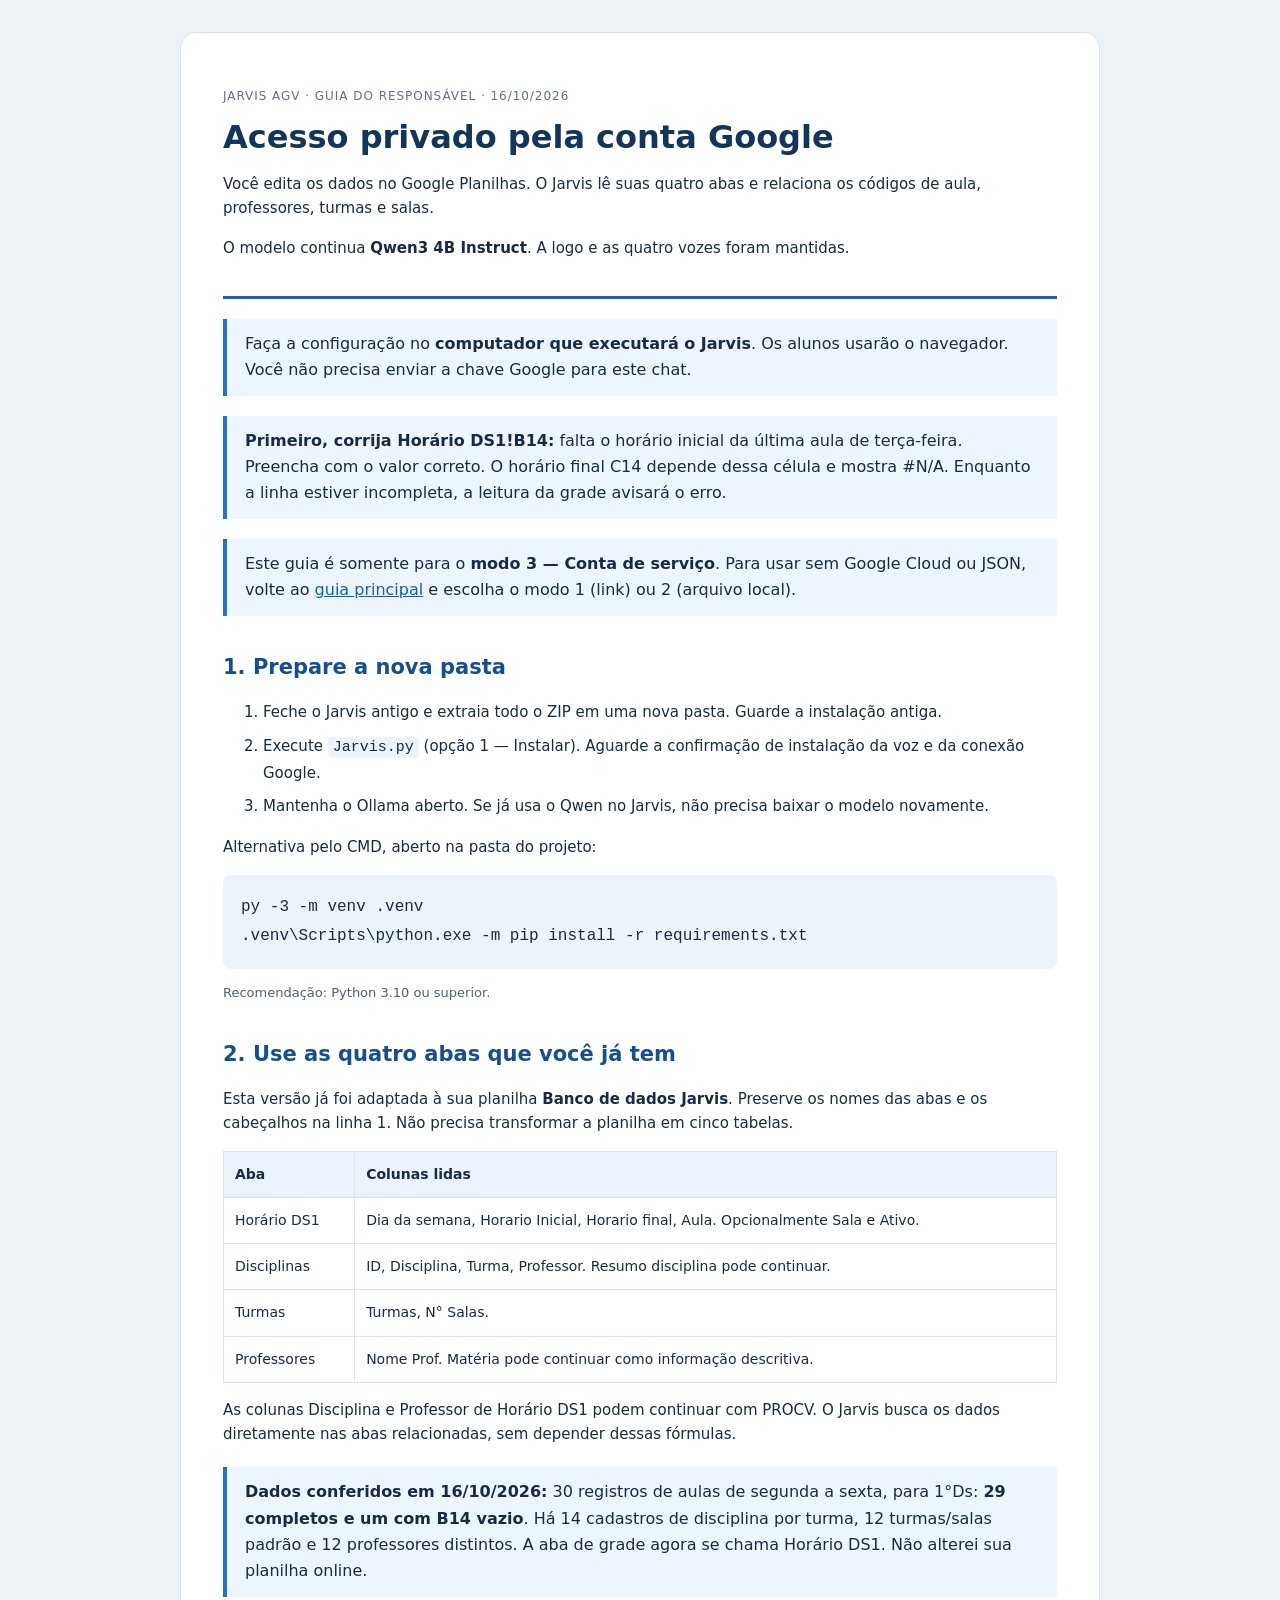
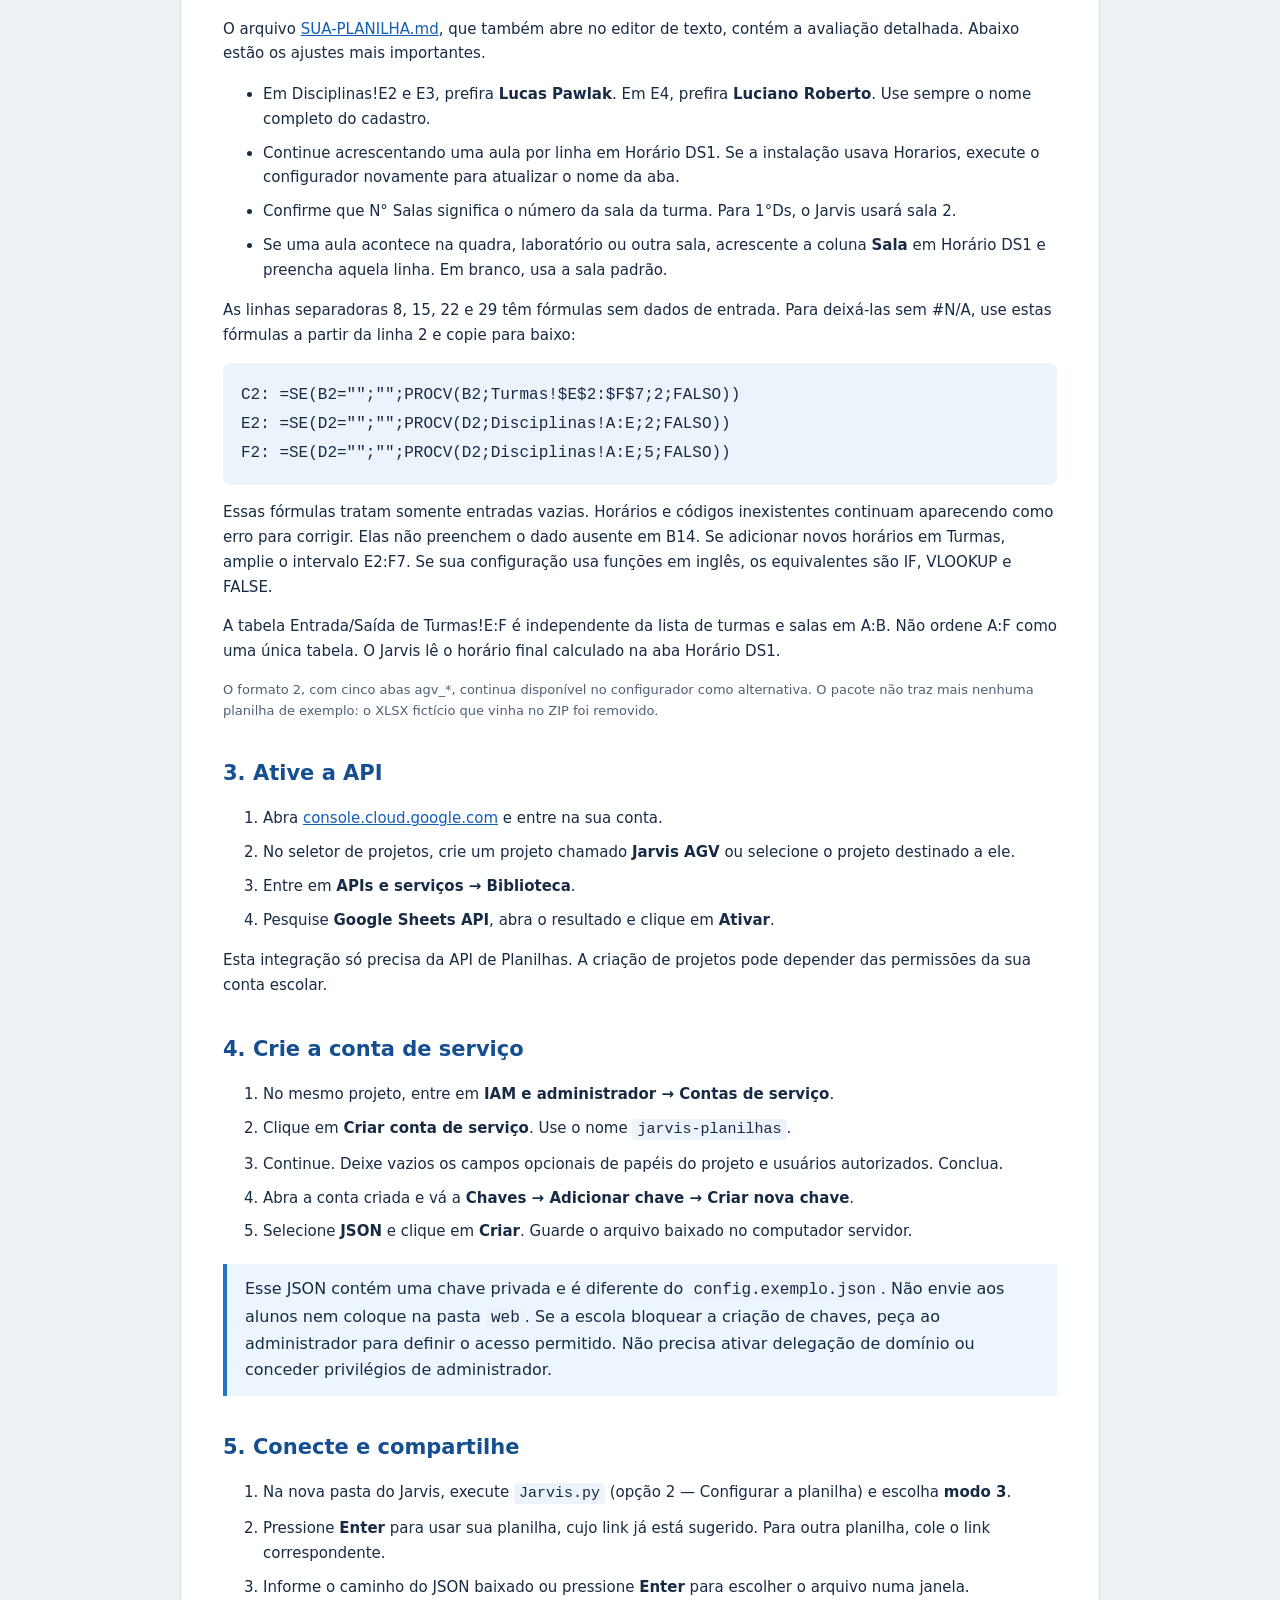
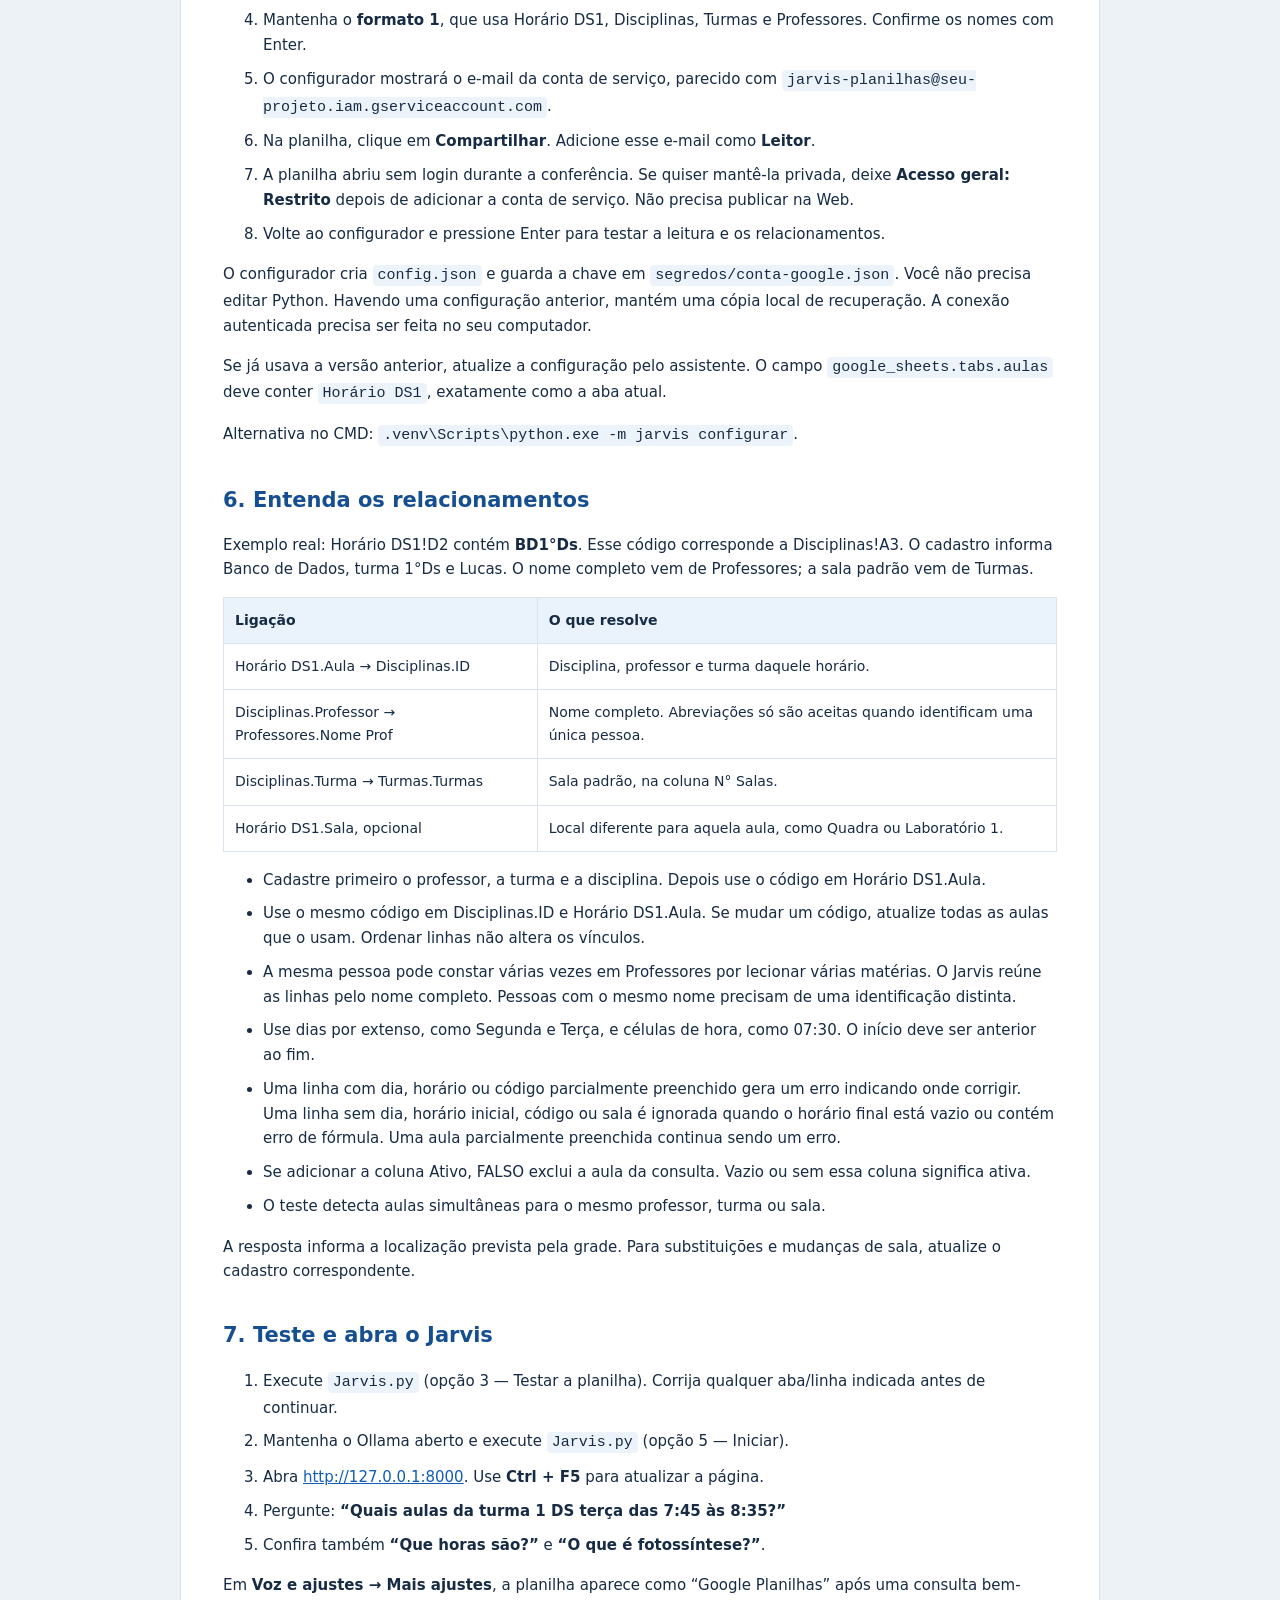
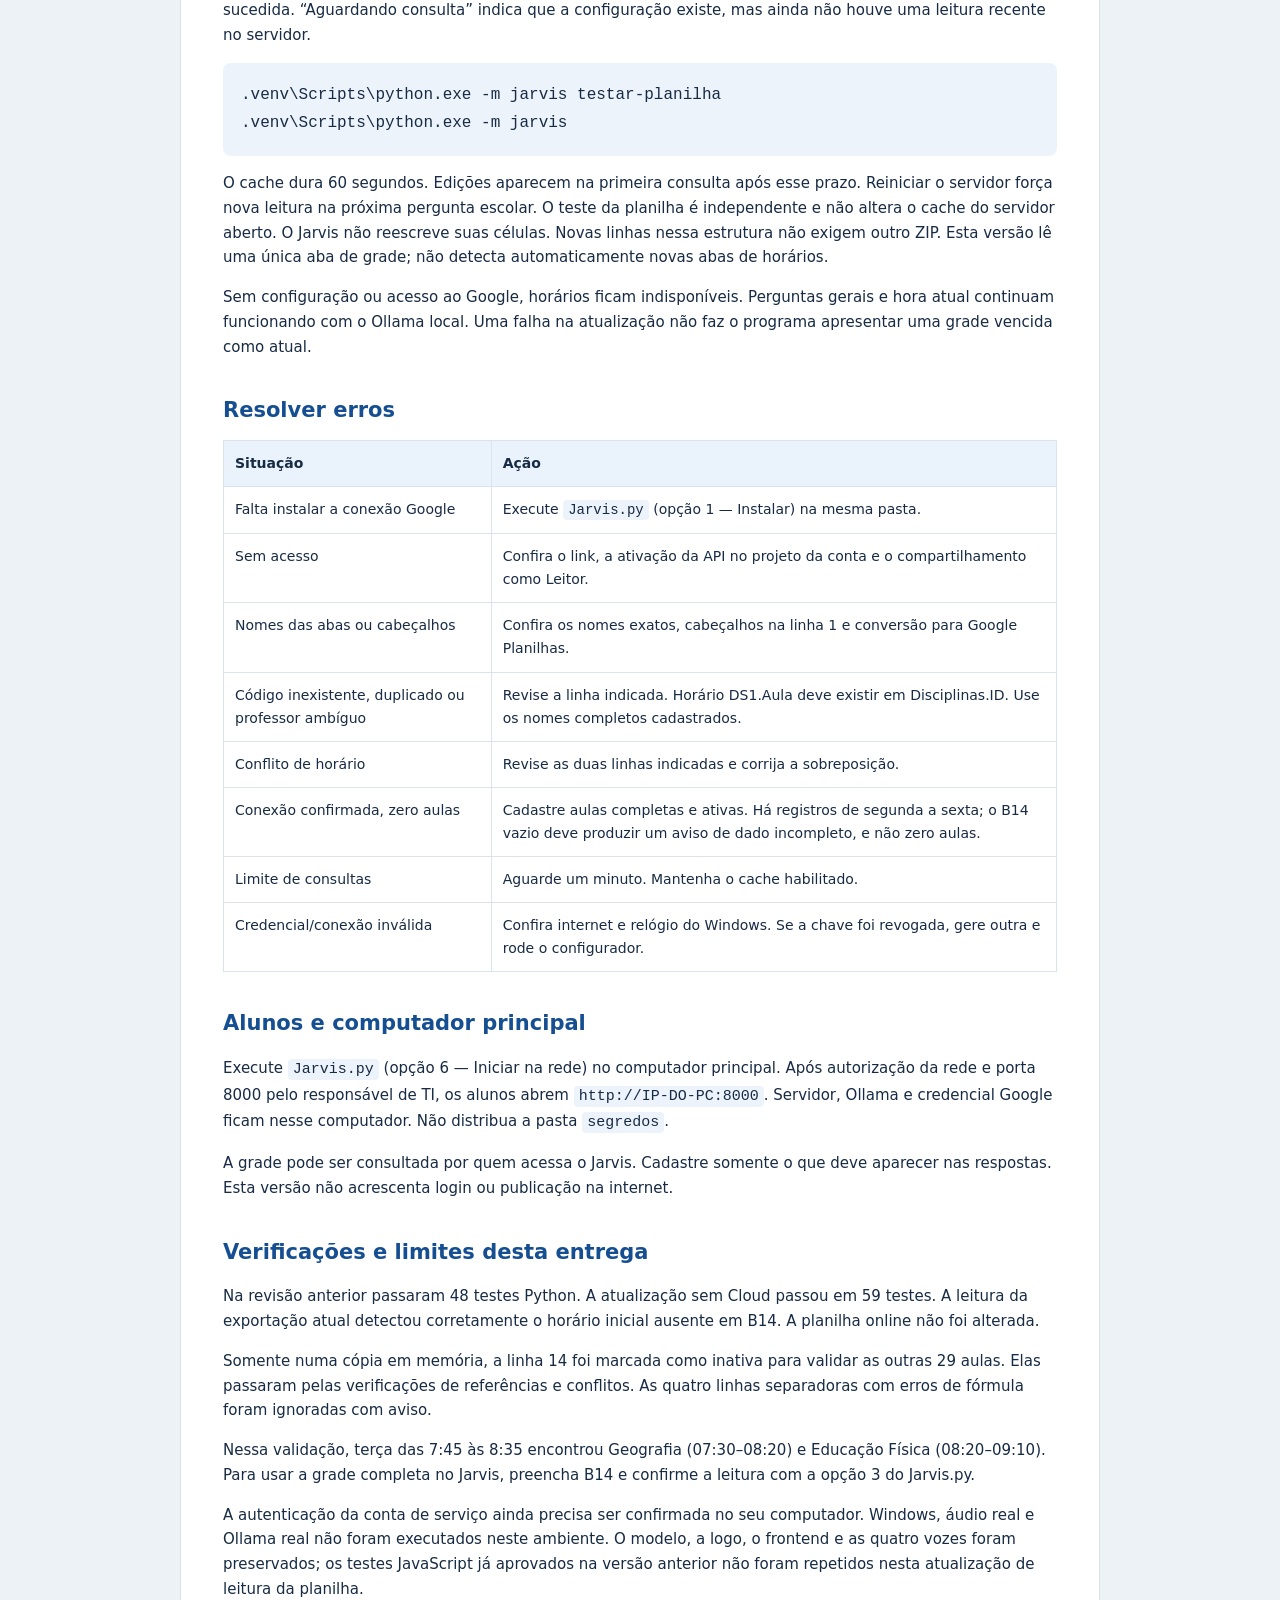
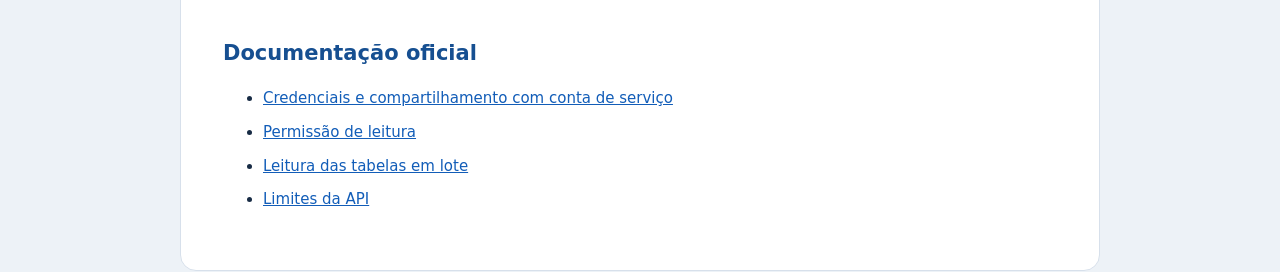
<file: jarvis-agv/jarvis/docs/GUIA-CONTA-GOOGLE.html>
<!doctype html>
<html lang="pt-BR"><head><meta charset="utf-8"><meta name="viewport" content="width=device-width,initial-scale=1"><title>Conectar a planilha — Jarvis AGV</title>
<style>
:root{font-family:system-ui,"Segoe UI",sans-serif;color:#172b44;background:#edf2f7;line-height:1.65}*{box-sizing:border-box}body{margin:0}main{max-width:920px;margin:32px auto;background:white;padding:42px;border:1px solid #d7e0eb;border-radius:16px}header{border-bottom:3px solid #1761be;padding-bottom:20px}h1{line-height:1.15;color:#123559;font-size:32px;margin:8px 0 16px}h2{font-size:21px;margin:34px 0 12px;color:#164f91}p,li{font-size:15px}li{margin:9px 0}code{font-family:Consolas,monospace;background:#edf3fb;padding:2px 5px;border-radius:4px;overflow-wrap:anywhere}pre{padding:18px;background:#edf3fb;overflow:auto;border-radius:8px;line-height:1.8}pre code{padding:0}a{color:#125db8}table{width:100%;border-collapse:collapse;font-size:14px}th,td{padding:11px;border:1px solid #dbe4ee;text-align:left;vertical-align:top}th{background:#eaf2fc}aside{background:#edf6ff;border-left:4px solid #2573c6;padding:12px 18px;margin:20px 0}.table-wrap{overflow:auto}.meta{font-size:12px;color:#5e7188;letter-spacing:.08em}.small{font-size:13px;color:#4d6076}@media(max-width:600px){main{margin:0;border:0;border-radius:0;padding:24px 18px}h1{font-size:27px}ol,ul{padding-left:23px}}@media print{body{background:white}main{margin:0;border:0;padding:0}h2{break-after:avoid}tr,aside{break-inside:avoid}}
</style></head><body><main>
<header><p class="meta">JARVIS AGV · GUIA DO RESPONSÁVEL · 16/10/2026</p><h1>Acesso privado pela conta Google</h1><p>Você edita os dados no Google Planilhas. O Jarvis lê suas quatro abas e relaciona os códigos de aula, professores, turmas e salas.</p><p>O modelo continua <strong>Qwen3 4B Instruct</strong>. A logo e as quatro vozes foram mantidas.</p></header>
<aside>Faça a configuração no <strong>computador que executará o Jarvis</strong>. Os alunos usarão o navegador. Você não precisa enviar a chave Google para este chat.</aside>
<aside><strong>Primeiro, corrija Horário DS1!B14:</strong> falta o horário inicial da última aula de terça-feira. Preencha com o valor correto. O horário final C14 depende dessa célula e mostra #N/A. Enquanto a linha estiver incompleta, a leitura da grade avisará o erro.</aside>
<aside>Este guia é somente para o <strong>modo 3 — Conta de serviço</strong>. Para usar sem Google Cloud ou JSON, volte ao <a href="GUIA-GOOGLE-PLANILHAS.html">guia principal</a> e escolha o modo 1 (link) ou 2 (arquivo local).</aside><h2>1. Prepare a nova pasta</h2><ol><li>Feche o Jarvis antigo e extraia todo o ZIP em uma nova pasta. Guarde a instalação antiga.</li><li>Execute <code>Jarvis.py</code> (opção 1 — Instalar). Aguarde a confirmação de instalação da voz e da conexão Google.</li><li>Mantenha o Ollama aberto. Se já usa o Qwen no Jarvis, não precisa baixar o modelo novamente.</li></ol><p>Alternativa pelo CMD, aberto na pasta do projeto:</p><pre><code>py -3 -m venv .venv
.venv\Scripts\python.exe -m pip install -r requirements.txt</code></pre><p class="small">Recomendação: Python 3.10 ou superior.</p>
<h2>2. Use as quatro abas que você já tem</h2>
<p>Esta versão já foi adaptada à sua planilha <strong>Banco de dados Jarvis</strong>. Preserve os nomes das abas e os cabeçalhos na linha 1. Não precisa transformar a planilha em cinco tabelas.</p>
<div class="table-wrap"><table><thead><tr><th>Aba</th><th>Colunas lidas</th></tr></thead><tbody>
<tr><td>Horário DS1</td><td>Dia da semana, Horario Inicial, Horario final, Aula. Opcionalmente Sala e Ativo.</td></tr>
<tr><td>Disciplinas</td><td>ID, Disciplina, Turma, Professor. Resumo disciplina pode continuar.</td></tr>
<tr><td>Turmas</td><td>Turmas, N° Salas.</td></tr>
<tr><td>Professores</td><td>Nome Prof. Matéria pode continuar como informação descritiva.</td></tr>
</tbody></table></div>
<p>As colunas Disciplina e Professor de Horário DS1 podem continuar com PROCV. O Jarvis busca os dados diretamente nas abas relacionadas, sem depender dessas fórmulas.</p>
<aside><strong>Dados conferidos em 16/10/2026:</strong> 30 registros de aulas de segunda a sexta, para 1°Ds: <strong>29 completos e um com B14 vazio</strong>. Há 14 cadastros de disciplina por turma, 12 turmas/salas padrão e 12 professores distintos. A aba de grade agora se chama Horário DS1. Não alterei sua planilha online.</aside>
<p>O arquivo <a href="SUA-PLANILHA.md">SUA-PLANILHA.md</a>, que também abre no editor de texto, contém a avaliação detalhada. Abaixo estão os ajustes mais importantes.</p>
<ul><li>Em Disciplinas!E2 e E3, prefira <strong>Lucas Pawlak</strong>. Em E4, prefira <strong>Luciano Roberto</strong>. Use sempre o nome completo do cadastro.</li><li>Continue acrescentando uma aula por linha em Horário DS1. Se a instalação usava Horarios, execute o configurador novamente para atualizar o nome da aba.</li><li>Confirme que N° Salas significa o número da sala da turma. Para 1°Ds, o Jarvis usará sala 2.</li><li>Se uma aula acontece na quadra, laboratório ou outra sala, acrescente a coluna <strong>Sala</strong> em Horário DS1 e preencha aquela linha. Em branco, usa a sala padrão.</li></ul>
<p>As linhas separadoras 8, 15, 22 e 29 têm fórmulas sem dados de entrada. Para deixá-las sem #N/A, use estas fórmulas a partir da linha 2 e copie para baixo:</p>
<pre><code>C2: =SE(B2="";"";PROCV(B2;Turmas!$E$2:$F$7;2;FALSO))
E2: =SE(D2="";"";PROCV(D2;Disciplinas!A:E;2;FALSO))
F2: =SE(D2="";"";PROCV(D2;Disciplinas!A:E;5;FALSO))</code></pre>
<p>Essas fórmulas tratam somente entradas vazias. Horários e códigos inexistentes continuam aparecendo como erro para corrigir. Elas não preenchem o dado ausente em B14. Se adicionar novos horários em Turmas, amplie o intervalo E2:F7. Se sua configuração usa funções em inglês, os equivalentes são IF, VLOOKUP e FALSE.</p>
<p>A tabela Entrada/Saída de Turmas!E:F é independente da lista de turmas e salas em A:B. Não ordene A:F como uma única tabela. O Jarvis lê o horário final calculado na aba Horário DS1.</p>
<p class="small">O formato 2, com cinco abas agv_*, continua disponível no configurador como alternativa. O pacote não traz mais nenhuma planilha de exemplo: o XLSX fictício que vinha no ZIP foi removido.</p>
<h2>3. Ative a API</h2><ol><li>Abra <a href="https://console.cloud.google.com/">console.cloud.google.com</a> e entre na sua conta.</li><li>No seletor de projetos, crie um projeto chamado <strong>Jarvis AGV</strong> ou selecione o projeto destinado a ele.</li><li>Entre em <strong>APIs e serviços → Biblioteca</strong>.</li><li>Pesquise <strong>Google Sheets API</strong>, abra o resultado e clique em <strong>Ativar</strong>.</li></ol><p>Esta integração só precisa da API de Planilhas. A criação de projetos pode depender das permissões da sua conta escolar.</p>
<h2>4. Crie a conta de serviço</h2><ol><li>No mesmo projeto, entre em <strong>IAM e administrador → Contas de serviço</strong>.</li><li>Clique em <strong>Criar conta de serviço</strong>. Use o nome <code>jarvis-planilhas</code>.</li><li>Continue. Deixe vazios os campos opcionais de papéis do projeto e usuários autorizados. Conclua.</li><li>Abra a conta criada e vá a <strong>Chaves → Adicionar chave → Criar nova chave</strong>.</li><li>Selecione <strong>JSON</strong> e clique em <strong>Criar</strong>. Guarde o arquivo baixado no computador servidor.</li></ol><aside>Esse JSON contém uma chave privada e é diferente do <code>config.exemplo.json</code>. Não envie aos alunos nem coloque na pasta <code>web</code>. Se a escola bloquear a criação de chaves, peça ao administrador para definir o acesso permitido. Não precisa ativar delegação de domínio ou conceder privilégios de administrador.</aside>
<h2>5. Conecte e compartilhe</h2><ol>
<li>Na nova pasta do Jarvis, execute <code>Jarvis.py</code> (opção 2 — Configurar a planilha) e escolha <strong>modo 3</strong>.</li>
<li>Pressione <strong>Enter</strong> para usar sua planilha, cujo link já está sugerido. Para outra planilha, cole o link correspondente.</li>
<li>Informe o caminho do JSON baixado ou pressione <strong>Enter</strong> para escolher o arquivo numa janela.</li>
<li>Mantenha o <strong>formato 1</strong>, que usa Horário DS1, Disciplinas, Turmas e Professores. Confirme os nomes com Enter.</li>
<li>O configurador mostrará o e-mail da conta de serviço, parecido com <code>jarvis-planilhas@seu-projeto.iam.gserviceaccount.com</code>.</li>
<li>Na planilha, clique em <strong>Compartilhar</strong>. Adicione esse e-mail como <strong>Leitor</strong>.</li>
<li>A planilha abriu sem login durante a conferência. Se quiser mantê-la privada, deixe <strong>Acesso geral: Restrito</strong> depois de adicionar a conta de serviço. Não precisa publicar na Web.</li>
<li>Volte ao configurador e pressione Enter para testar a leitura e os relacionamentos.</li></ol>
<p>O configurador cria <code>config.json</code> e guarda a chave em <code>segredos/conta-google.json</code>. Você não precisa editar Python. Havendo uma configuração anterior, mantém uma cópia local de recuperação. A conexão autenticada precisa ser feita no seu computador.</p>
<p>Se já usava a versão anterior, atualize a configuração pelo assistente. O campo <code>google_sheets.tabs.aulas</code> deve conter <code>Horário DS1</code>, exatamente como a aba atual.</p>
<p>Alternativa no CMD: <code>.venv\Scripts\python.exe -m jarvis configurar</code>.</p>
<h2>6. Entenda os relacionamentos</h2>
<p>Exemplo real: Horário DS1!D2 contém <strong>BD1°Ds</strong>. Esse código corresponde a Disciplinas!A3. O cadastro informa Banco de Dados, turma 1°Ds e Lucas. O nome completo vem de Professores; a sala padrão vem de Turmas.</p>
<div class="table-wrap"><table><thead><tr><th>Ligação</th><th>O que resolve</th></tr></thead><tbody>
<tr><td>Horário DS1.Aula → Disciplinas.ID</td><td>Disciplina, professor e turma daquele horário.</td></tr>
<tr><td>Disciplinas.Professor → Professores.Nome Prof</td><td>Nome completo. Abreviações só são aceitas quando identificam uma única pessoa.</td></tr>
<tr><td>Disciplinas.Turma → Turmas.Turmas</td><td>Sala padrão, na coluna N° Salas.</td></tr>
<tr><td>Horário DS1.Sala, opcional</td><td>Local diferente para aquela aula, como Quadra ou Laboratório 1.</td></tr>
</tbody></table></div>
<ul><li>Cadastre primeiro o professor, a turma e a disciplina. Depois use o código em Horário DS1.Aula.</li>
<li>Use o mesmo código em Disciplinas.ID e Horário DS1.Aula. Se mudar um código, atualize todas as aulas que o usam. Ordenar linhas não altera os vínculos.</li>
<li>A mesma pessoa pode constar várias vezes em Professores por lecionar várias matérias. O Jarvis reúne as linhas pelo nome completo. Pessoas com o mesmo nome precisam de uma identificação distinta.</li>
<li>Use dias por extenso, como Segunda e Terça, e células de hora, como 07:30. O início deve ser anterior ao fim.</li>
<li>Uma linha com dia, horário ou código parcialmente preenchido gera um erro indicando onde corrigir. Uma linha sem dia, horário inicial, código ou sala é ignorada quando o horário final está vazio ou contém erro de fórmula. Uma aula parcialmente preenchida continua sendo um erro.</li>
<li>Se adicionar a coluna Ativo, FALSO exclui a aula da consulta. Vazio ou sem essa coluna significa ativa.</li>
<li>O teste detecta aulas simultâneas para o mesmo professor, turma ou sala.</li></ul>
<p>A resposta informa a localização prevista pela grade. Para substituições e mudanças de sala, atualize o cadastro correspondente.</p>
<h2>7. Teste e abra o Jarvis</h2><ol><li>Execute <code>Jarvis.py</code> (opção 3 — Testar a planilha). Corrija qualquer aba/linha indicada antes de continuar.</li><li>Mantenha o Ollama aberto e execute <code>Jarvis.py</code> (opção 5 — Iniciar).</li><li>Abra <a href="http://127.0.0.1:8000">http://127.0.0.1:8000</a>. Use <strong>Ctrl + F5</strong> para atualizar a página.</li><li>Pergunte: <strong>“Quais aulas da turma 1 DS terça das 7:45 às 8:35?”</strong></li><li>Confira também <strong>“Que horas são?”</strong> e <strong>“O que é fotossíntese?”</strong>.</li></ol><p>Em <strong>Voz e ajustes → Mais ajustes</strong>, a planilha aparece como “Google Planilhas” após uma consulta bem-sucedida. “Aguardando consulta” indica que a configuração existe, mas ainda não houve uma leitura recente no servidor.</p><pre><code>.venv\Scripts\python.exe -m jarvis testar-planilha
.venv\Scripts\python.exe -m jarvis</code></pre><p>O cache dura 60 segundos. Edições aparecem na primeira consulta após esse prazo. Reiniciar o servidor força nova leitura na próxima pergunta escolar. O teste da planilha é independente e não altera o cache do servidor aberto. O Jarvis não reescreve suas células. Novas linhas nessa estrutura não exigem outro ZIP. Esta versão lê uma única aba de grade; não detecta automaticamente novas abas de horários.</p><p>Sem configuração ou acesso ao Google, horários ficam indisponíveis. Perguntas gerais e hora atual continuam funcionando com o Ollama local. Uma falha na atualização não faz o programa apresentar uma grade vencida como atual.</p>
<h2>Resolver erros</h2><div class="table-wrap"><table><thead><tr><th>Situação</th><th>Ação</th></tr></thead><tbody><tr><td>Falta instalar a conexão Google</td><td>Execute <code>Jarvis.py</code> (opção 1 — Instalar) na mesma pasta.</td></tr><tr><td>Sem acesso</td><td>Confira o link, a ativação da API no projeto da conta e o compartilhamento como Leitor.</td></tr><tr><td>Nomes das abas ou cabeçalhos</td><td>Confira os nomes exatos, cabeçalhos na linha 1 e conversão para Google Planilhas.</td></tr><tr><td>Código inexistente, duplicado ou professor ambíguo</td><td>Revise a linha indicada. Horário DS1.Aula deve existir em Disciplinas.ID. Use os nomes completos cadastrados.</td></tr><tr><td>Conflito de horário</td><td>Revise as duas linhas indicadas e corrija a sobreposição.</td></tr><tr><td>Conexão confirmada, zero aulas</td><td>Cadastre aulas completas e ativas. Há registros de segunda a sexta; o B14 vazio deve produzir um aviso de dado incompleto, e não zero aulas.</td></tr><tr><td>Limite de consultas</td><td>Aguarde um minuto. Mantenha o cache habilitado.</td></tr><tr><td>Credencial/conexão inválida</td><td>Confira internet e relógio do Windows. Se a chave foi revogada, gere outra e rode o configurador.</td></tr></tbody></table></div>
<h2>Alunos e computador principal</h2><p>Execute <code>Jarvis.py</code> (opção 6 — Iniciar na rede) no computador principal. Após autorização da rede e porta 8000 pelo responsável de TI, os alunos abrem <code>http://IP-DO-PC:8000</code>. Servidor, Ollama e credencial Google ficam nesse computador. Não distribua a pasta <code>segredos</code>.</p><p>A grade pode ser consultada por quem acessa o Jarvis. Cadastre somente o que deve aparecer nas respostas. Esta versão não acrescenta login ou publicação na internet.</p>
<h2>Verificações e limites desta entrega</h2>
<p>Na revisão anterior passaram 48 testes Python. A atualização sem Cloud passou em 59 testes. A leitura da exportação atual detectou corretamente o horário inicial ausente em B14. A planilha online não foi alterada.</p>
<p>Somente numa cópia em memória, a linha 14 foi marcada como inativa para validar as outras 29 aulas. Elas passaram pelas verificações de referências e conflitos. As quatro linhas separadoras com erros de fórmula foram ignoradas com aviso.</p>
<p>Nessa validação, terça das 7:45 às 8:35 encontrou Geografia (07:30–08:20) e Educação Física (08:20–09:10). Para usar a grade completa no Jarvis, preencha B14 e confirme a leitura com a opção 3 do Jarvis.py.</p>
<p>A autenticação da conta de serviço ainda precisa ser confirmada no seu computador. Windows, áudio real e Ollama real não foram executados neste ambiente. O modelo, a logo, o frontend e as quatro vozes foram preservados; os testes JavaScript já aprovados na versão anterior não foram repetidos nesta atualização de leitura da planilha.</p>
<footer><h2>Documentação oficial</h2><ul><li><a href="https://developers.google.com/workspace/guides/create-credentials">Credenciais e compartilhamento com conta de serviço</a></li><li><a href="https://developers.google.com/workspace/sheets/api/scopes">Permissão de leitura</a></li><li><a href="https://developers.google.com/workspace/sheets/api/reference/rest/v4/spreadsheets.values/batchGet">Leitura das tabelas em lote</a></li><li><a href="https://developers.google.com/workspace/sheets/api/limits">Limites da API</a></li></ul></footer>
</main></body></html>
</file>
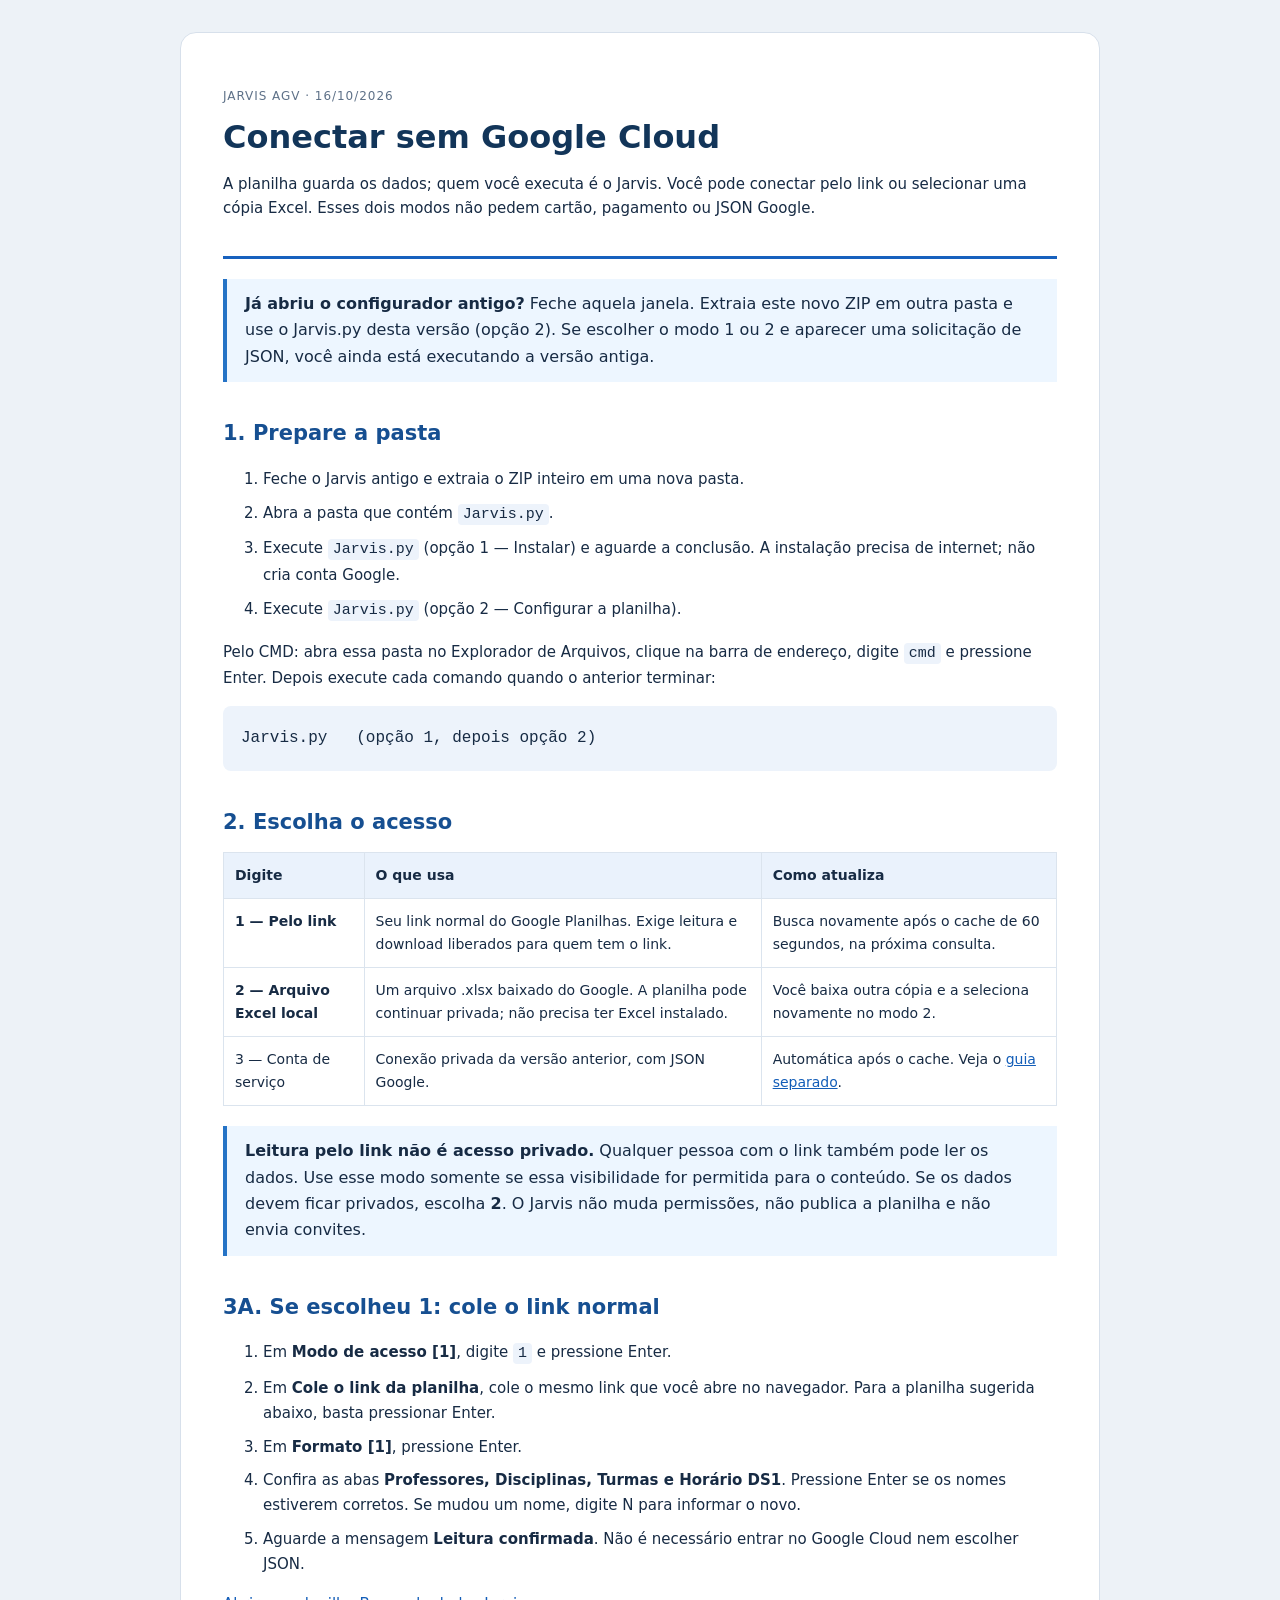
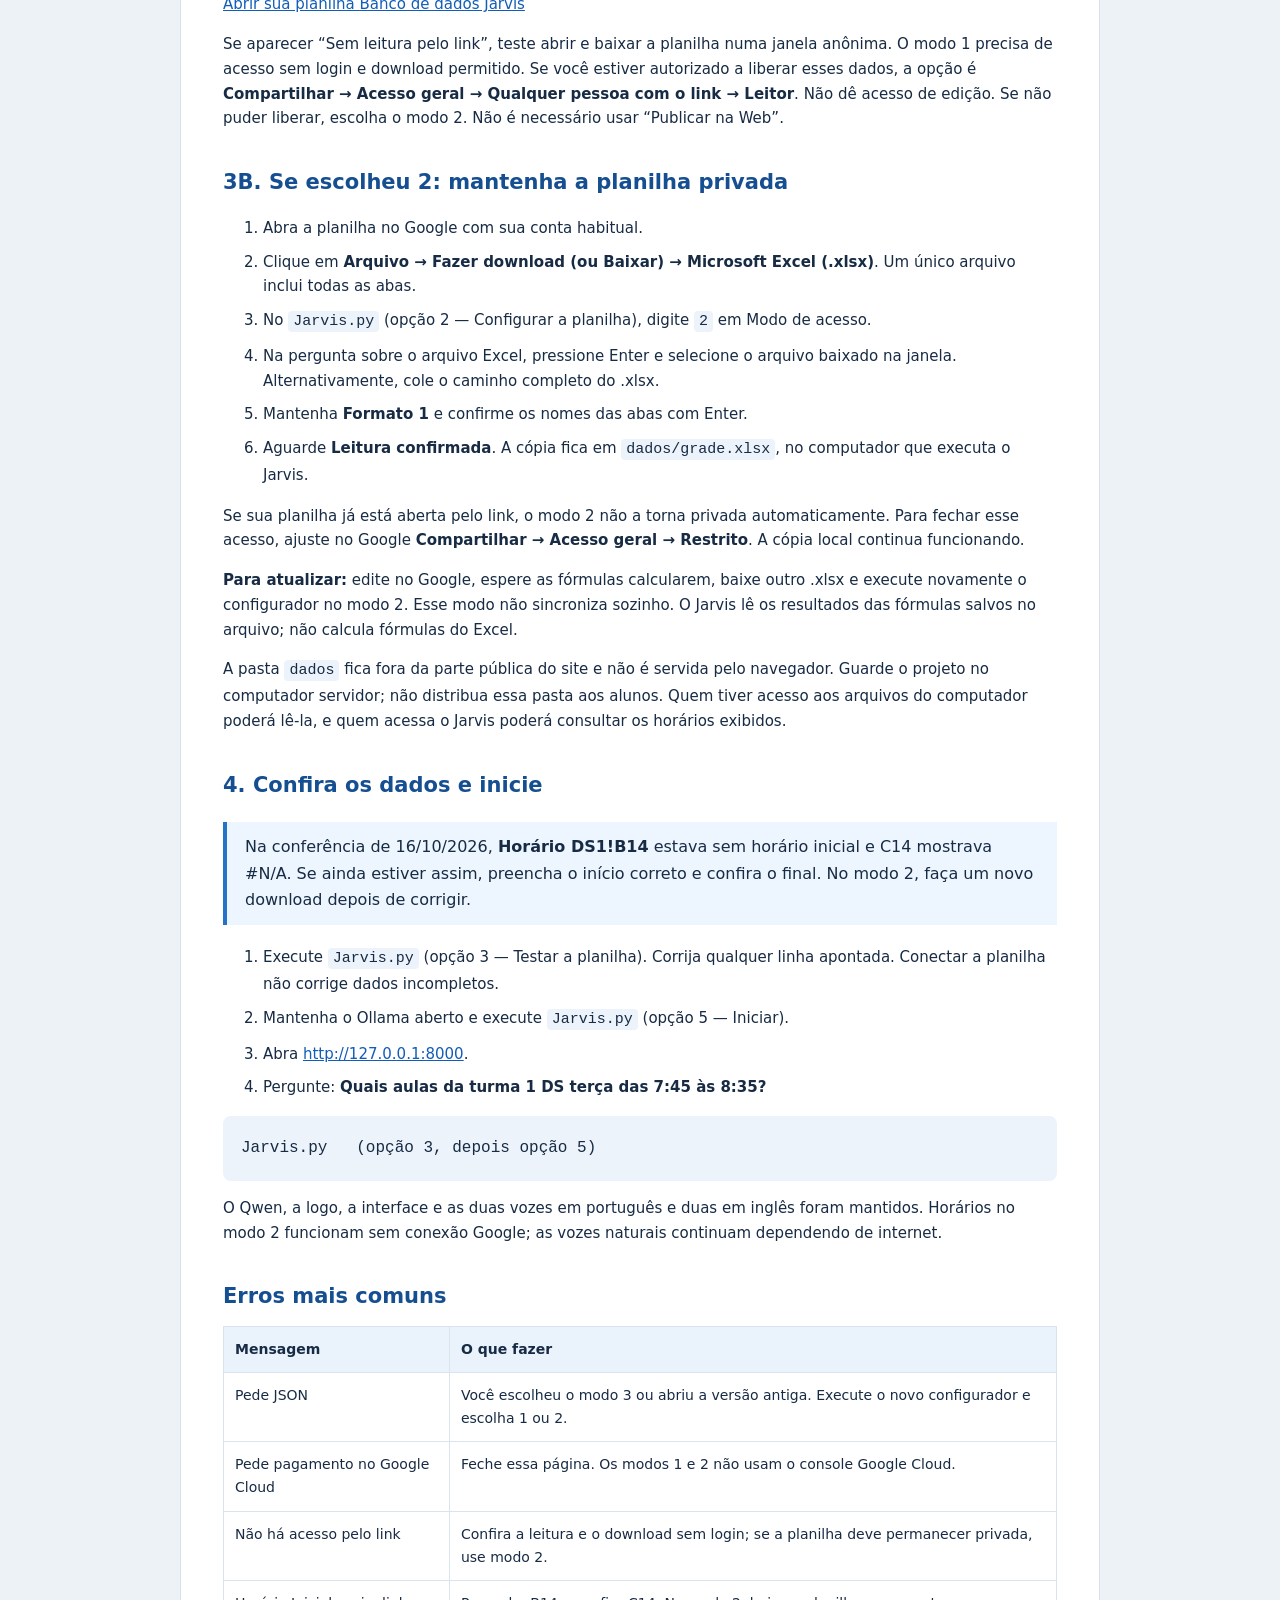
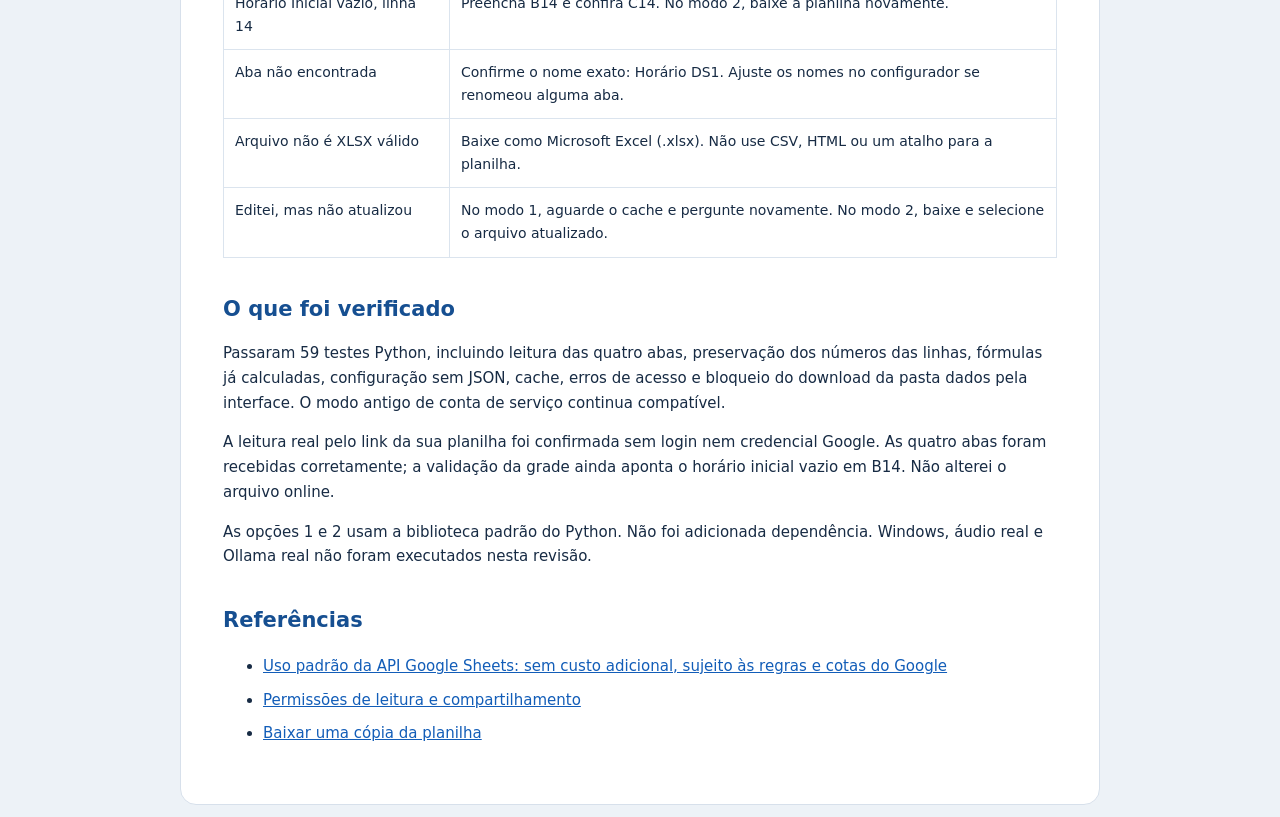
<file: jarvis-agv/jarvis/docs/GUIA-GOOGLE-PLANILHAS.html>
<!doctype html>
<html lang="pt-BR"><head><meta charset="utf-8"><meta name="viewport" content="width=device-width,initial-scale=1"><title>Executar sem Google Cloud — Jarvis AGV</title><style>
:root{font-family:system-ui,"Segoe UI",sans-serif;color:#172b44;background:#edf2f7;line-height:1.65}*{box-sizing:border-box}body{margin:0}main{max-width:920px;margin:32px auto;background:white;padding:42px;border:1px solid #d7e0eb;border-radius:16px}header{border-bottom:3px solid #1761be;padding-bottom:20px}h1{line-height:1.15;color:#123559;font-size:32px;margin:8px 0 16px}h2{font-size:21px;margin:34px 0 12px;color:#164f91}p,li{font-size:15px}li{margin:9px 0}code{font-family:Consolas,monospace;background:#edf3fb;padding:2px 5px;border-radius:4px;overflow-wrap:anywhere}pre{padding:18px;background:#edf3fb;overflow:auto;border-radius:8px;line-height:1.8}pre code{padding:0}a{color:#125db8}table{width:100%;border-collapse:collapse;font-size:14px}th,td{padding:11px;border:1px solid #dbe4ee;text-align:left;vertical-align:top}th{background:#eaf2fc}aside{background:#edf6ff;border-left:4px solid #2573c6;padding:12px 18px;margin:20px 0}.table-wrap{overflow:auto}.meta{font-size:12px;color:#5e7188;letter-spacing:.08em}.small{font-size:13px;color:#4d6076}@media(max-width:600px){main{margin:0;border:0;border-radius:0;padding:24px 18px}h1{font-size:27px}ol,ul{padding-left:23px}}@media print{body{background:white}main{margin:0;border:0;padding:0}h2{break-after:avoid}tr,aside{break-inside:avoid}}
</style></head><body><main>
<header><p class="meta">JARVIS AGV · 16/10/2026</p><h1>Conectar sem Google Cloud</h1><p>A planilha guarda os dados; quem você executa é o Jarvis. Você pode conectar pelo link ou selecionar uma cópia Excel. Esses dois modos não pedem cartão, pagamento ou JSON Google.</p></header>
<aside><strong>Já abriu o configurador antigo?</strong> Feche aquela janela. Extraia este novo ZIP em outra pasta e use o Jarvis.py desta versão (opção 2). Se escolher o modo 1 ou 2 e aparecer uma solicitação de JSON, você ainda está executando a versão antiga.</aside>
<h2>1. Prepare a pasta</h2>
<ol><li>Feche o Jarvis antigo e extraia o ZIP inteiro em uma nova pasta.</li><li>Abra a pasta que contém <code>Jarvis.py</code>.</li><li>Execute <code>Jarvis.py</code> (opção 1 — Instalar) e aguarde a conclusão. A instalação precisa de internet; não cria conta Google.</li><li>Execute <code>Jarvis.py</code> (opção 2 — Configurar a planilha).</li></ol>
<p>Pelo CMD: abra essa pasta no Explorador de Arquivos, clique na barra de endereço, digite <code>cmd</code> e pressione Enter. Depois execute cada comando quando o anterior terminar:</p>
<pre><code>Jarvis.py   (opção 1, depois opção 2)</code></pre>
<h2>2. Escolha o acesso</h2>
<div class="table-wrap"><table><thead><tr><th>Digite</th><th>O que usa</th><th>Como atualiza</th></tr></thead><tbody>
<tr><td><strong>1 — Pelo link</strong></td><td>Seu link normal do Google Planilhas. Exige leitura e download liberados para quem tem o link.</td><td>Busca novamente após o cache de 60 segundos, na próxima consulta.</td></tr>
<tr><td><strong>2 — Arquivo Excel local</strong></td><td>Um arquivo .xlsx baixado do Google. A planilha pode continuar privada; não precisa ter Excel instalado.</td><td>Você baixa outra cópia e a seleciona novamente no modo 2.</td></tr>
<tr><td>3 — Conta de serviço</td><td>Conexão privada da versão anterior, com JSON Google.</td><td>Automática após o cache. Veja o <a href="GUIA-CONTA-GOOGLE.html">guia separado</a>.</td></tr></tbody></table></div>
<aside><strong>Leitura pelo link não é acesso privado.</strong> Qualquer pessoa com o link também pode ler os dados. Use esse modo somente se essa visibilidade for permitida para o conteúdo. Se os dados devem ficar privados, escolha <strong>2</strong>. O Jarvis não muda permissões, não publica a planilha e não envia convites.</aside>
<h2>3A. Se escolheu 1: cole o link normal</h2>
<ol><li>Em <strong>Modo de acesso [1]</strong>, digite <code>1</code> e pressione Enter.</li><li>Em <strong>Cole o link da planilha</strong>, cole o mesmo link que você abre no navegador. Para a planilha sugerida abaixo, basta pressionar Enter.</li><li>Em <strong>Formato [1]</strong>, pressione Enter.</li><li>Confira as abas <strong>Professores, Disciplinas, Turmas e Horário DS1</strong>. Pressione Enter se os nomes estiverem corretos. Se mudou um nome, digite N para informar o novo.</li><li>Aguarde a mensagem <strong>Leitura confirmada</strong>. Não é necessário entrar no Google Cloud nem escolher JSON.</li></ol>
<p><a href="https://docs.google.com/spreadsheets/d/1DwHguCj2RcNHXCmfQSdNKFcDM8aw8F7knYl-wNygZcs/edit?usp=sharing">Abrir sua planilha Banco de dados Jarvis</a></p>
<p>Se aparecer “Sem leitura pelo link”, teste abrir e baixar a planilha numa janela anônima. O modo 1 precisa de acesso sem login e download permitido. Se você estiver autorizado a liberar esses dados, a opção é <strong>Compartilhar → Acesso geral → Qualquer pessoa com o link → Leitor</strong>. Não dê acesso de edição. Se não puder liberar, escolha o modo 2. Não é necessário usar “Publicar na Web”.</p>
<h2>3B. Se escolheu 2: mantenha a planilha privada</h2>
<ol><li>Abra a planilha no Google com sua conta habitual.</li><li>Clique em <strong>Arquivo → Fazer download (ou Baixar) → Microsoft Excel (.xlsx)</strong>. Um único arquivo inclui todas as abas.</li><li>No <code>Jarvis.py</code> (opção 2 — Configurar a planilha), digite <code>2</code> em Modo de acesso.</li><li>Na pergunta sobre o arquivo Excel, pressione Enter e selecione o arquivo baixado na janela. Alternativamente, cole o caminho completo do .xlsx.</li><li>Mantenha <strong>Formato 1</strong> e confirme os nomes das abas com Enter.</li><li>Aguarde <strong>Leitura confirmada</strong>. A cópia fica em <code>dados/grade.xlsx</code>, no computador que executa o Jarvis.</li></ol>
<p>Se sua planilha já está aberta pelo link, o modo 2 não a torna privada automaticamente. Para fechar esse acesso, ajuste no Google <strong>Compartilhar → Acesso geral → Restrito</strong>. A cópia local continua funcionando.</p>
<p><strong>Para atualizar:</strong> edite no Google, espere as fórmulas calcularem, baixe outro .xlsx e execute novamente o configurador no modo 2. Esse modo não sincroniza sozinho. O Jarvis lê os resultados das fórmulas salvos no arquivo; não calcula fórmulas do Excel.</p>
<p>A pasta <code>dados</code> fica fora da parte pública do site e não é servida pelo navegador. Guarde o projeto no computador servidor; não distribua essa pasta aos alunos. Quem tiver acesso aos arquivos do computador poderá lê-la, e quem acessa o Jarvis poderá consultar os horários exibidos.</p>
<h2>4. Confira os dados e inicie</h2>
<aside>Na conferência de 16/10/2026, <strong>Horário DS1!B14</strong> estava sem horário inicial e C14 mostrava #N/A. Se ainda estiver assim, preencha o início correto e confira o final. No modo 2, faça um novo download depois de corrigir.</aside>
<ol><li>Execute <code>Jarvis.py</code> (opção 3 — Testar a planilha). Corrija qualquer linha apontada. Conectar a planilha não corrige dados incompletos.</li><li>Mantenha o Ollama aberto e execute <code>Jarvis.py</code> (opção 5 — Iniciar).</li><li>Abra <a href="http://127.0.0.1:8000">http://127.0.0.1:8000</a>.</li><li>Pergunte: <strong>Quais aulas da turma 1 DS terça das 7:45 às 8:35?</strong></li></ol>
<pre><code>Jarvis.py   (opção 3, depois opção 5)</code></pre>
<p>O Qwen, a logo, a interface e as duas vozes em português e duas em inglês foram mantidos. Horários no modo 2 funcionam sem conexão Google; as vozes naturais continuam dependendo de internet.</p>
<h2>Erros mais comuns</h2>
<div class="table-wrap"><table><thead><tr><th>Mensagem</th><th>O que fazer</th></tr></thead><tbody>
<tr><td>Pede JSON</td><td>Você escolheu o modo 3 ou abriu a versão antiga. Execute o novo configurador e escolha 1 ou 2.</td></tr>
<tr><td>Pede pagamento no Google Cloud</td><td>Feche essa página. Os modos 1 e 2 não usam o console Google Cloud.</td></tr>
<tr><td>Não há acesso pelo link</td><td>Confira a leitura e o download sem login; se a planilha deve permanecer privada, use modo 2.</td></tr>
<tr><td>Horário Inicial vazio, linha 14</td><td>Preencha B14 e confira C14. No modo 2, baixe a planilha novamente.</td></tr>
<tr><td>Aba não encontrada</td><td>Confirme o nome exato: Horário DS1. Ajuste os nomes no configurador se renomeou alguma aba.</td></tr>
<tr><td>Arquivo não é XLSX válido</td><td>Baixe como Microsoft Excel (.xlsx). Não use CSV, HTML ou um atalho para a planilha.</td></tr>
<tr><td>Editei, mas não atualizou</td><td>No modo 1, aguarde o cache e pergunte novamente. No modo 2, baixe e selecione o arquivo atualizado.</td></tr>
</tbody></table></div>
<h2>O que foi verificado</h2>
<p>Passaram 59 testes Python, incluindo leitura das quatro abas, preservação dos números das linhas, fórmulas já calculadas, configuração sem JSON, cache, erros de acesso e bloqueio do download da pasta dados pela interface. O modo antigo de conta de serviço continua compatível.</p>
<p>A leitura real pelo link da sua planilha foi confirmada sem login nem credencial Google. As quatro abas foram recebidas corretamente; a validação da grade ainda aponta o horário inicial vazio em B14. Não alterei o arquivo online.</p>
<p>As opções 1 e 2 usam a biblioteca padrão do Python. Não foi adicionada dependência. Windows, áudio real e Ollama real não foram executados nesta revisão.</p>
<footer><h2>Referências</h2><ul><li><a href="https://developers.google.com/workspace/sheets/api/limits">Uso padrão da API Google Sheets: sem custo adicional, sujeito às regras e cotas do Google</a></li><li><a href="https://support.google.com/docs/answer/2494822?hl=pt-BR">Permissões de leitura e compartilhamento</a></li><li><a href="https://support.google.com/docs/answer/49114?hl=pt-BR">Baixar uma cópia da planilha</a></li></ul></footer>
</main></body></html>
</file>
